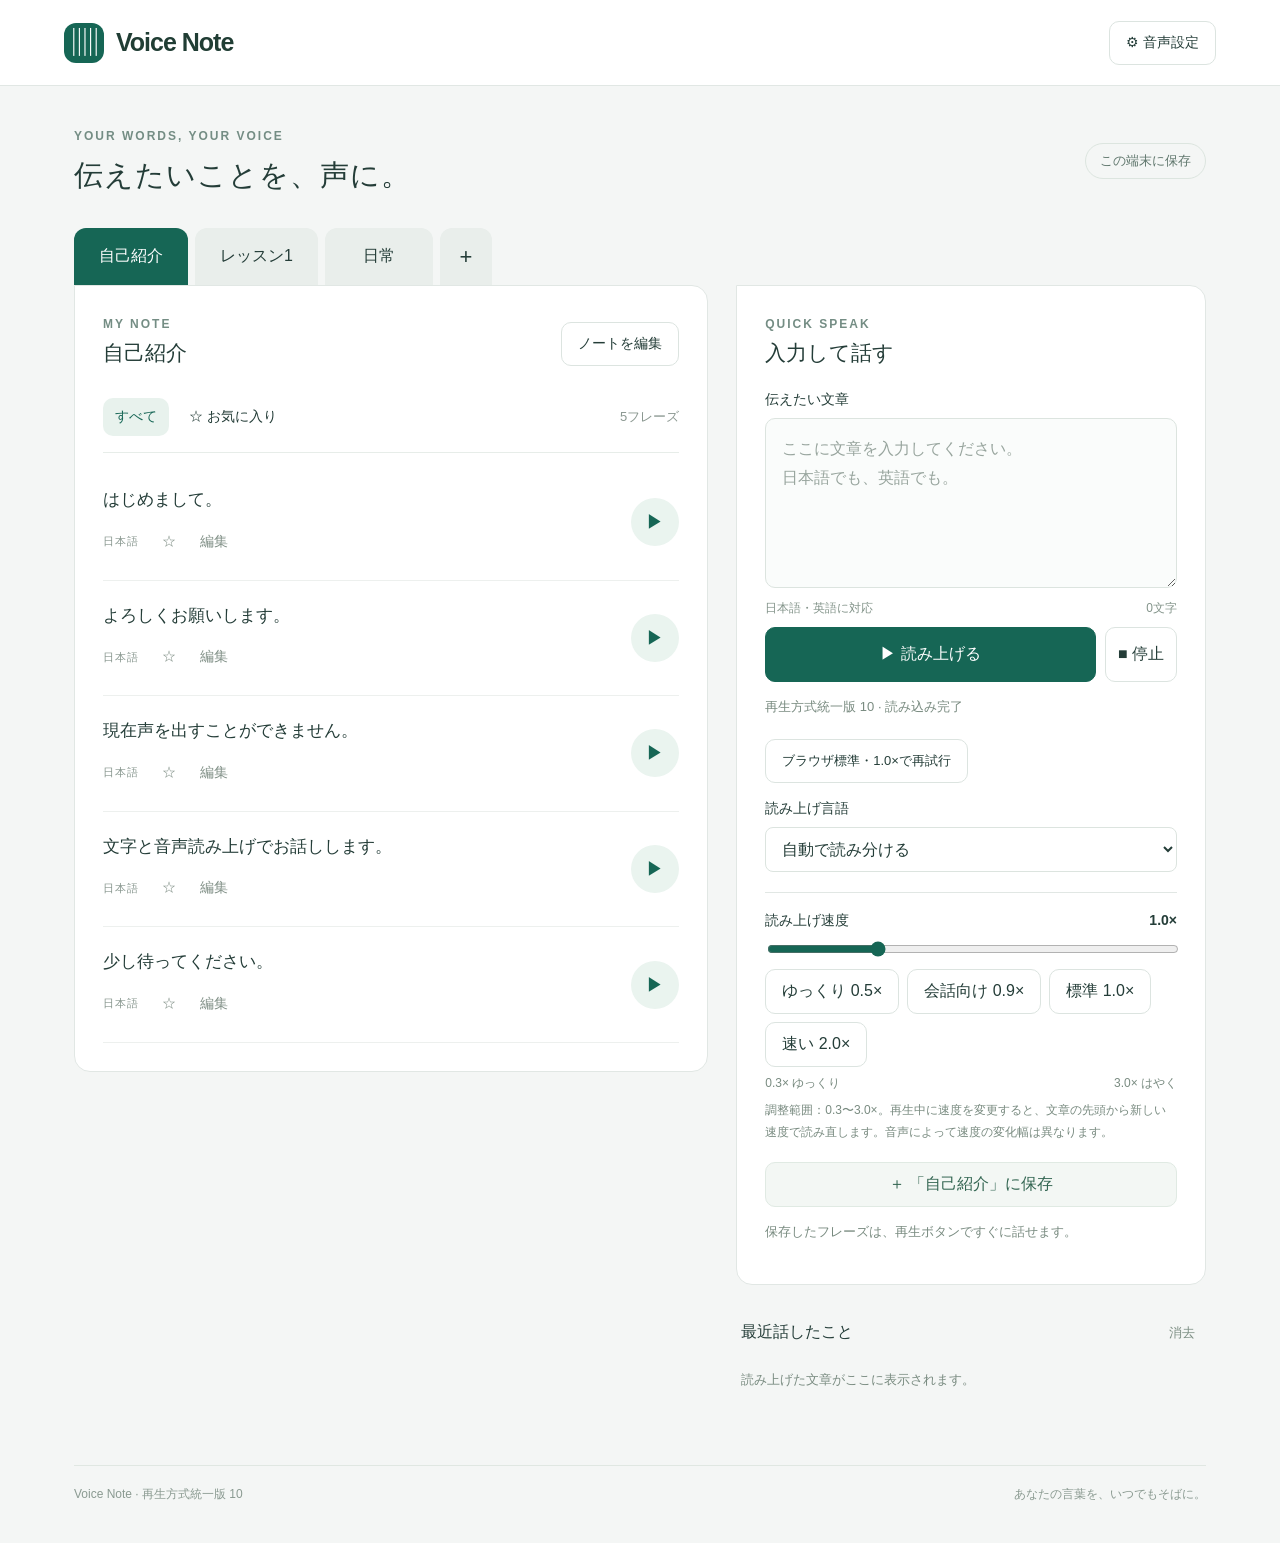
<file: index.html>
<!doctype html><html lang="ja"><head><meta charset="utf-8"><meta name="viewport" content="width=device-width,initial-scale=1"><meta name="theme-color" content="#166655"><meta name="description" content="日本語と英語で話せる、あなたの音声会話ノート"><title>Voice Note — 音声会話ノート</title><link rel="manifest" href="manifest.webmanifest"><link rel="icon" href="icon.svg"><link rel="stylesheet" href="style.css"></head><body>
<header><a class="brand" href="./"><span class="brand-icon">▥</span> Voice Note</a><button id="settingsOpen" class="subtle">⚙ 音声設定</button></header>
<main><div class="intro"><div><span class="eyebrow">YOUR WORDS, YOUR VOICE</span><h1>伝えたいことを、声に。</h1></div><span class="local">この端末に保存</span></div>
<nav class="tabs" id="tabs" aria-label="ノート"></nav>
<div class="workspace"><section class="notebook"><div class="section-head"><div><span class="eyebrow">MY NOTE</span><h2 id="noteTitle"></h2></div><button id="noteMenu" class="subtle">ノートを編集</button></div><div class="filters"><button class="selected" id="allFilter">すべて</button><button id="favoriteFilter">☆ お気に入り</button><span id="count"></span></div><div id="phrases"></div></section>
<aside><section class="composer"><span class="eyebrow">QUICK SPEAK</span><h2>入力して話す</h2><label for="draft">伝えたい文章</label><textarea id="draft" placeholder="ここに文章を入力してください。&#10;日本語でも、英語でも。" maxlength="10000"></textarea><div class="input-meta"><span>日本語・英語に対応</span><span id="charCount">0文字</span></div><div class="speak-row"><button id="speak" class="primary">▶ 読み上げる</button><button id="stop" class="stop" aria-label="読み上げを停止">■ 停止</button></div><p id="speechProgress" class="hint" role="status" aria-live="polite">更新を読み込み中…</p><button id="retryLocal" type="button" class="test">ブラウザ標準・1.0×で再試行</button><label for="language">読み上げ言語</label><select id="language"><option value="auto">自動で読み分ける</option><option value="ja">日本語</option><option value="en">English</option></select><div class="main-speed"><label for="rate">読み上げ速度 <strong id="rateValue">1.0×</strong></label><input id="rate" type="range" min="0.3" max="3.0" step="0.1"><div role="group" aria-label="速度を選択" style="display:flex;flex-wrap:wrap;gap:8px;margin:8px 0"><button type="button" data-rate="0.5">ゆっくり 0.5×</button><button type="button" data-rate="0.9">会話向け 0.9×</button><button type="button" data-rate="1">標準 1.0×</button><button type="button" data-rate="2">速い 2.0×</button></div><div class="range-label"><span>0.3× ゆっくり</span><span>3.0× はやく</span></div><p class="hint">調整範囲：0.3〜3.0×。再生中に速度を変更すると、文章の先頭から新しい速度で読み直します。音声によって速度の変化幅は異なります。</p></div><button id="save" class="save">＋ このノートに保存</button><p class="hint">保存したフレーズは、再生ボタンですぐに話せます。</p></section><section class="history"><div class="section-head"><h3>最近話したこと</h3><button id="clearHistory" class="text-button">消去</button></div><div id="history"></div></section></aside></div><footer>Voice Note · 再生方式統一版 10 <span>あなたの言葉を、いつでもそばに。</span></footer></main>
<div id="status" role="status" aria-live="polite"></div>
<dialog id="editDialog"><form id="editForm"><div class="section-head"><h2 id="editTitle"></h2><button type="button" id="closeEdit" aria-label="閉じる">×</button></div><label id="editLabel" for="editValue">名前</label><textarea id="editValue" required maxlength="10000"></textarea><div class="dialog-actions"><button type="button" id="deleteItem" class="danger">削除</button><button type="submit" class="primary">保存する</button></div></form></dialog>
<dialog id="settings"><div class="section-head"><h2>音声設定</h2><button id="closeSettings" aria-label="閉じる">×</button></div><p class="hint">利用できる音声は端末によって異なります。男性音声が見つかる場合は優先して選びます。音声名だけでは性別を判別できない場合もあります。</p><label class="voice-preference"><input id="qualityFirst" type="checkbox"> 高品質音声を優先する</label><p class="hint">自動選択では Natural・Neural・Premium・Enhanced などの音声を優先します。男性音声を優先したい場合はオフにするか、下の一覧で声を選んでください。</p><label class="voice-preference"><input id="preferLocal" type="checkbox"> 端末内の音声を優先する</label><p class="hint">通信の待ち時間を避けたいときに使います。選択した音声がある場合は、その声を使います。</p><label for="jaVoice">日本語の音声</label><select id="jaVoice"></select><button class="test" data-test="ja">▶ 日本語を試す</button><label for="enVoice">英語の音声</label><select id="enVoice"></select><p class="hint">日本語・英語の初期設定はブラウザ標準・速度1.0×です。再試行ボタンはこの設定に戻して再生します。戻した設定は通常の読み上げにも使われます。声や速度は変更できます。ブラウザ標準では男性音声になるとは限りません。</p><button class="test" data-test="en">▶ 英語を試す</button><button class="test" id="mixedTest">▶ 日本語と英語のつながりを試す</button><p class="hint">ノートと履歴はこのブラウザ内に保存されます。ブラウザのデータを消すと削除され、別の端末には同期されません。音声によっては読み上げ時に通信が必要です。</p><p class="hint">日英の文章を先に再生待ちに入れ、切り替えの待ち時間を減らします。声質や切り替えにかかる時間は、端末と音声によって異なります。</p><div class="backup"><button id="export">バックアップ保存</button><label class="import">復元する<input id="import" type="file" accept="application/json" hidden></label></div></dialog>
<script src="app-v10.js"></script></body></html>
</file>
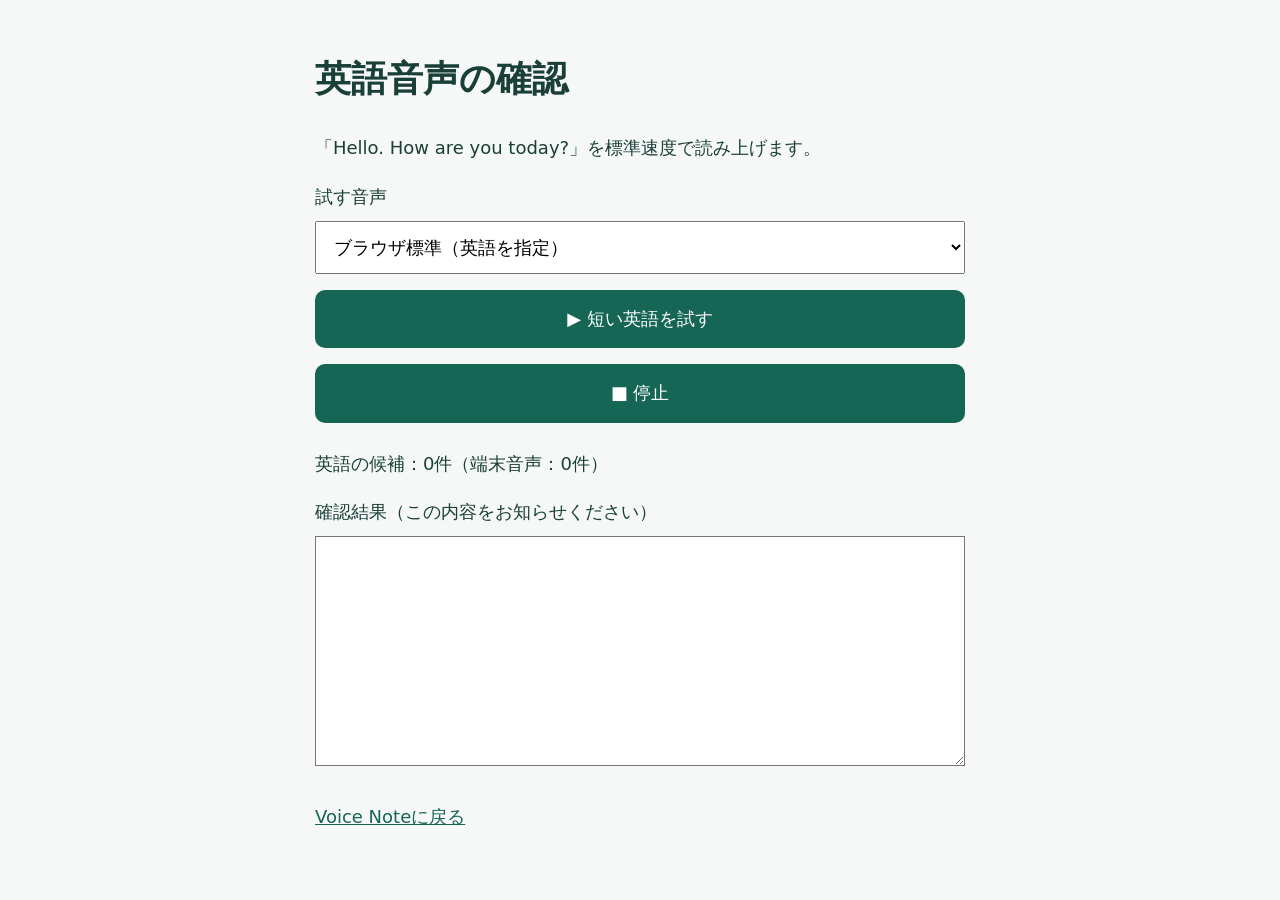
<file: english-check.html>
<!doctype html><html lang="ja"><meta charset="utf-8"><meta name="viewport" content="width=device-width,initial-scale=1"><title>Voice Note 英語音声の確認</title><style>body{font:18px/1.7 system-ui,sans-serif;max-width:650px;margin:auto;padding:24px;color:#193f37;background:#f5f8f7}button,select,textarea{font:inherit;padding:14px;margin:8px 0;width:100%;box-sizing:border-box}button{background:#166655;color:white;border:0;border-radius:10px}button:disabled{opacity:.5}textarea{height:230px;background:white}a{color:#166655}</style><h1>英語音声の確認</h1><p>「Hello. How are you today?」を標準速度で読み上げます。</p><label for="voice">試す音声</label><select id="voice"><option value="">ブラウザ標準（英語を指定）</option></select><button id="play">▶ 短い英語を試す</button><button id="stop">■ 停止</button><p id="status" role="status">準備できました。</p><label for="result">確認結果（この内容をお知らせください）</label><textarea id="result" readonly></textarea><p><a href="./">Voice Noteに戻る</a></p><script>
'use strict';
const $=id=>document.getElementById(id),synth=window.speechSynthesis;
let voices=[],utterance=null,token=0,watchdog;
function log(t){$('result').value+=t+'\n'}
function refresh(){const previous=$('voice').value;voices=synth.getVoices().filter(v=>/^en(?:[-_]|$)/i.test(v.lang));$('voice').replaceChildren(new Option('ブラウザ標準（英語を指定）',''));voices.forEach((v,i)=>$('voice').append(new Option(v.name+' · '+v.lang+(v.localService?' · 端末音声':' · 通信音声'),String(i))));$('voice').value=previous;if($('voice').selectedIndex<0)$('voice').value='';if(!utterance)$('status').textContent='英語の候補：'+voices.length+'件（端末音声：'+voices.filter(v=>v.localService).length+'件）';}
function finish(message,cancel=false){++token;clearTimeout(watchdog);utterance=null;$('play').disabled=false;$('status').textContent=message;log(message);if(cancel)synth.cancel()}
$('stop').onclick=()=>finish('停止しました。',true);
$('play').onclick=()=>{
 if(utterance)return;
 $('result').value='';const selected=$('voice').value===''?null:voices[Number($('voice').value)];
 const id=++token;utterance=new SpeechSynthesisUtterance('Hello. How are you today?');utterance.lang=selected?selected.lang:'en-US';if(selected)utterance.voice=selected;utterance.rate=1;utterance.pitch=1;utterance.volume=1;
 log('確認ページ 1 / 速度 1.0');log('音声：'+(selected?selected.name:'ブラウザ標準'));log('英語候補 '+voices.length+'件 / 端末音声 '+voices.filter(v=>v.localService).length+'件');
 $('play').disabled=true;$('status').textContent='開始を待っています（最大8秒）。';
 watchdog=setTimeout(()=>{if(id===token)finish('結果：8秒以内に音声が開始しませんでした。',true)},8000);
 utterance.onstart=()=>{if(id!==token)return;clearTimeout(watchdog);log('開始イベント：あり');$('status').textContent='再生中です。';watchdog=setTimeout(()=>{if(id===token)finish('結果：開始しましたが、終了を確認できませんでした。',true)},20000)};
 utterance.onend=()=>{if(id===token)finish('結果：再生終了。実際に声が聞こえたかもお知らせください。')};
 utterance.onerror=e=>{if(id===token)finish('結果：音声エラー '+e.error)};
 try{if(synth.paused)synth.resume();synth.speak(utterance)}catch(e){finish('結果：再生処理のエラー '+e.name)}
};
if(synth){refresh();synth.addEventListener('voiceschanged',refresh)}else{$('play').disabled=true;$('stop').disabled=true;$('status').textContent='この環境は音声読み上げに対応していません。'}
window.addEventListener('pagehide',()=>{if(synth)finish('ページを閉じました。',true)});
</script></html>
</file>
<file: style.css>
:root{font-family:Inter,"Noto Sans JP",-apple-system,BlinkMacSystemFont,"Segoe UI",sans-serif;color:#243d38;background:#f4f6f5;font-synthesis:none}*{box-sizing:border-box}body{margin:0}button,select,textarea,input{font:inherit}button,.import{cursor:pointer}button{border:1px solid #dce4e0;background:white;color:inherit;border-radius:10px;padding:11px 16px;min-height:44px}button:hover{background:#edf3f0}button:focus-visible,textarea:focus,select:focus{outline:3px solid #77b6a7;outline-offset:2px}header{height:86px;background:#fff;border-bottom:1px solid #e1e7e4;display:flex;align-items:center;justify-content:space-between;padding:0 max(5%,calc((100vw - 1180px)/2))}.brand{font-size:25px;font-weight:750;letter-spacing:-1px;text-decoration:none;color:#203d34;display:flex;align-items:center;gap:12px}.brand-icon{background:#166655;color:white;display:grid;place-items:center;border-radius:12px;width:40px;height:40px;font-size:28px}.subtle{background:transparent;font-size:14px}main{max-width:1180px;margin:auto;padding:40px 24px}.intro{display:flex;align-items:center;justify-content:space-between;margin-bottom:32px}.eyebrow{font-size:12px;letter-spacing:2px;font-weight:700;color:#748d84}h1{font-size:29px;margin:12px 0 0;font-weight:650;letter-spacing:1px}h2{font-size:21px;margin:7px 0}h3{font-size:16px;margin:0}.local{font-size:13px;color:#60776d;border:1px solid #dce5df;border-radius:20px;padding:8px 14px}.tabs{display:flex;gap:7px;overflow-x:auto;padding:0 0 0;align-items:stretch}.tabs button{white-space:nowrap;min-width:108px;border-radius:12px 12px 0 0;background:#e9eeeb;border-color:transparent;padding:17px 24px}.tabs button.active{background:#166655;color:white}.tabs .add{min-width:52px;font-size:22px;padding:10px}.workspace{display:grid;grid-template-columns:minmax(0,1.35fr) minmax(320px,1fr);gap:28px;align-items:start}.notebook{background:white;border:1px solid #e1e7e4;border-radius:0 16px 16px 16px;min-height:584px;padding:28px}.section-head{display:flex;align-items:center;justify-content:space-between;gap:12px}.filters{display:flex;align-items:center;gap:8px;margin:24px 0 12px;border-bottom:1px solid #e7ede9;padding-bottom:16px}.filters button{border:0;background:transparent;font-size:14px;padding:8px 12px;min-height:38px}.filters .selected{background:#e8f2ed;color:#166655}.filters span{margin-left:auto;color:#8b9891;font-size:13px}.phrase{display:flex;align-items:center;gap:13px;padding:20px 0;border-bottom:1px solid #edf0ee}.phrase-body{flex:1;min-width:0}.phrase p{font-size:17px;line-height:1.8;margin:0 0 8px;white-space:pre-wrap;overflow-wrap:anywhere}.phrase-meta{display:flex;align-items:center;gap:6px}.phrase-meta span{font-size:11px;font-weight:700;color:#87968e;letter-spacing:1px;margin-right:8px}.icon{padding:5px 9px;border:0;min-height:36px;background:transparent;color:#819087;font-size:14px}.star.on{color:#b78721}.play{border:0;background:#eaf4ef;color:#166655;width:48px;height:48px;padding:0;border-radius:50%;flex-shrink:0;font-size:18px}.composer{background:white;border:1px solid #e1e7e4;border-radius:0 16px 16px 16px;padding:28px}.composer h2{margin-bottom:24px}label{font-size:14px;display:block;margin:17px 0 9px}textarea{width:100%;resize:vertical;min-height:170px;border:1px solid #dce4df;background:#fafcfb;border-radius:10px;padding:16px;line-height:1.8;color:#243d38}textarea::placeholder{color:#98a59e}select{width:100%;padding:12px;border:1px solid #dce4df;background:white;border-radius:8px;color:inherit}.input-meta{display:flex;justify-content:space-between;font-size:12px;color:#829389;margin:8px 0 22px}.speak-row{display:flex;gap:9px;margin-top:21px}.primary{background:#166655;color:white;border-color:#166655;font-weight:650}.primary:hover{background:#105142}.speak-row .primary{flex:1;padding:16px}.stop{padding:12px}.save{width:100%;margin-top:10px;background:#f3f7f4;border-color:#e0eae3;color:#326551}.hint{font-size:13px;color:#798b80;line-height:1.8}.history{padding:26px 5px}.text-button{border:0;background:transparent;font-size:13px;padding:6px;color:#7c8e83}.history-item{width:100%;display:flex;justify-content:space-between;text-align:left;gap:15px;background:transparent;border:0;border-bottom:1px solid #e0e7e2;border-radius:0;padding:14px 0;font-size:14px}.history-item span:first-child{white-space:nowrap;overflow:hidden;text-overflow:ellipsis}.history-item span:last-child{color:#166655}footer{display:flex;justify-content:space-between;color:#8a9a91;font-size:12px;margin-top:35px;padding-top:20px;border-top:1px solid #e0e7e2}dialog{border:1px solid #dbe5df;border-radius:18px;padding:28px;width:min(500px,calc(100% - 28px));max-height:90dvh;color:#243d38}dialog::backdrop{background:#142c2666;backdrop-filter:blur(3px)}.dialog-actions,.backup{display:flex;justify-content:space-between;gap:12px;margin-top:20px}.danger{color:#b44242}.test{margin-top:8px;font-size:13px}#rate{width:100%;accent-color:#166655}#rateValue{float:right}.range-label{display:flex;justify-content:space-between;font-size:12px;color:#798b80}.import{border:1px solid #dce4e0;border-radius:10px;padding:12px;margin:0}.empty{padding:36px 10px;text-align:center;font-size:14px;color:#809087;line-height:1.9}#status{position:fixed;bottom:22px;left:50%;transform:translateX(-50%);background:#203f35;color:white;max-width:90vw;border-radius:12px;padding:13px 22px;font-size:14px;box-shadow:0 5px 22px #203f3522;z-index:5}#status:empty{display:none}@media(max-width:760px){header{height:70px;padding:0 20px}.brand{font-size:22px}main{padding:26px 16px}.intro{margin-bottom:25px}h1{font-size:23px}.local{display:none}.workspace{grid-template-columns:1fr;gap:20px}.notebook{padding:20px;min-height:0}.composer{border-radius:16px;padding:22px}.tabs button{padding:14px 20px}.section-head h2{font-size:19px}.intro .eyebrow{font-size:10px}footer span{display:none}.phrase p{font-size:16px}.notebook .subtle{padding:8px 10px}.workspace aside{display:contents}.composer{grid-row:1}.notebook{grid-row:2;border-radius:16px}.history{grid-row:3}.tabs{margin-bottom:0}.composer{border-top-left-radius:0;border-top-right-radius:12px}}@media(prefers-reduced-motion:no-preference){button{transition:background .15s}}

.main-speed{border-top:1px solid #e1e7e4;margin-top:20px;padding-top:2px}.main-speed .hint{margin:8px 0;font-size:12px}.voice-preference{display:flex;align-items:center;gap:8px}.voice-preference input{width:20px;height:20px;accent-color:#166655}.input-meta{margin-bottom:10px}.speak-row{margin-top:10px}
</file>
